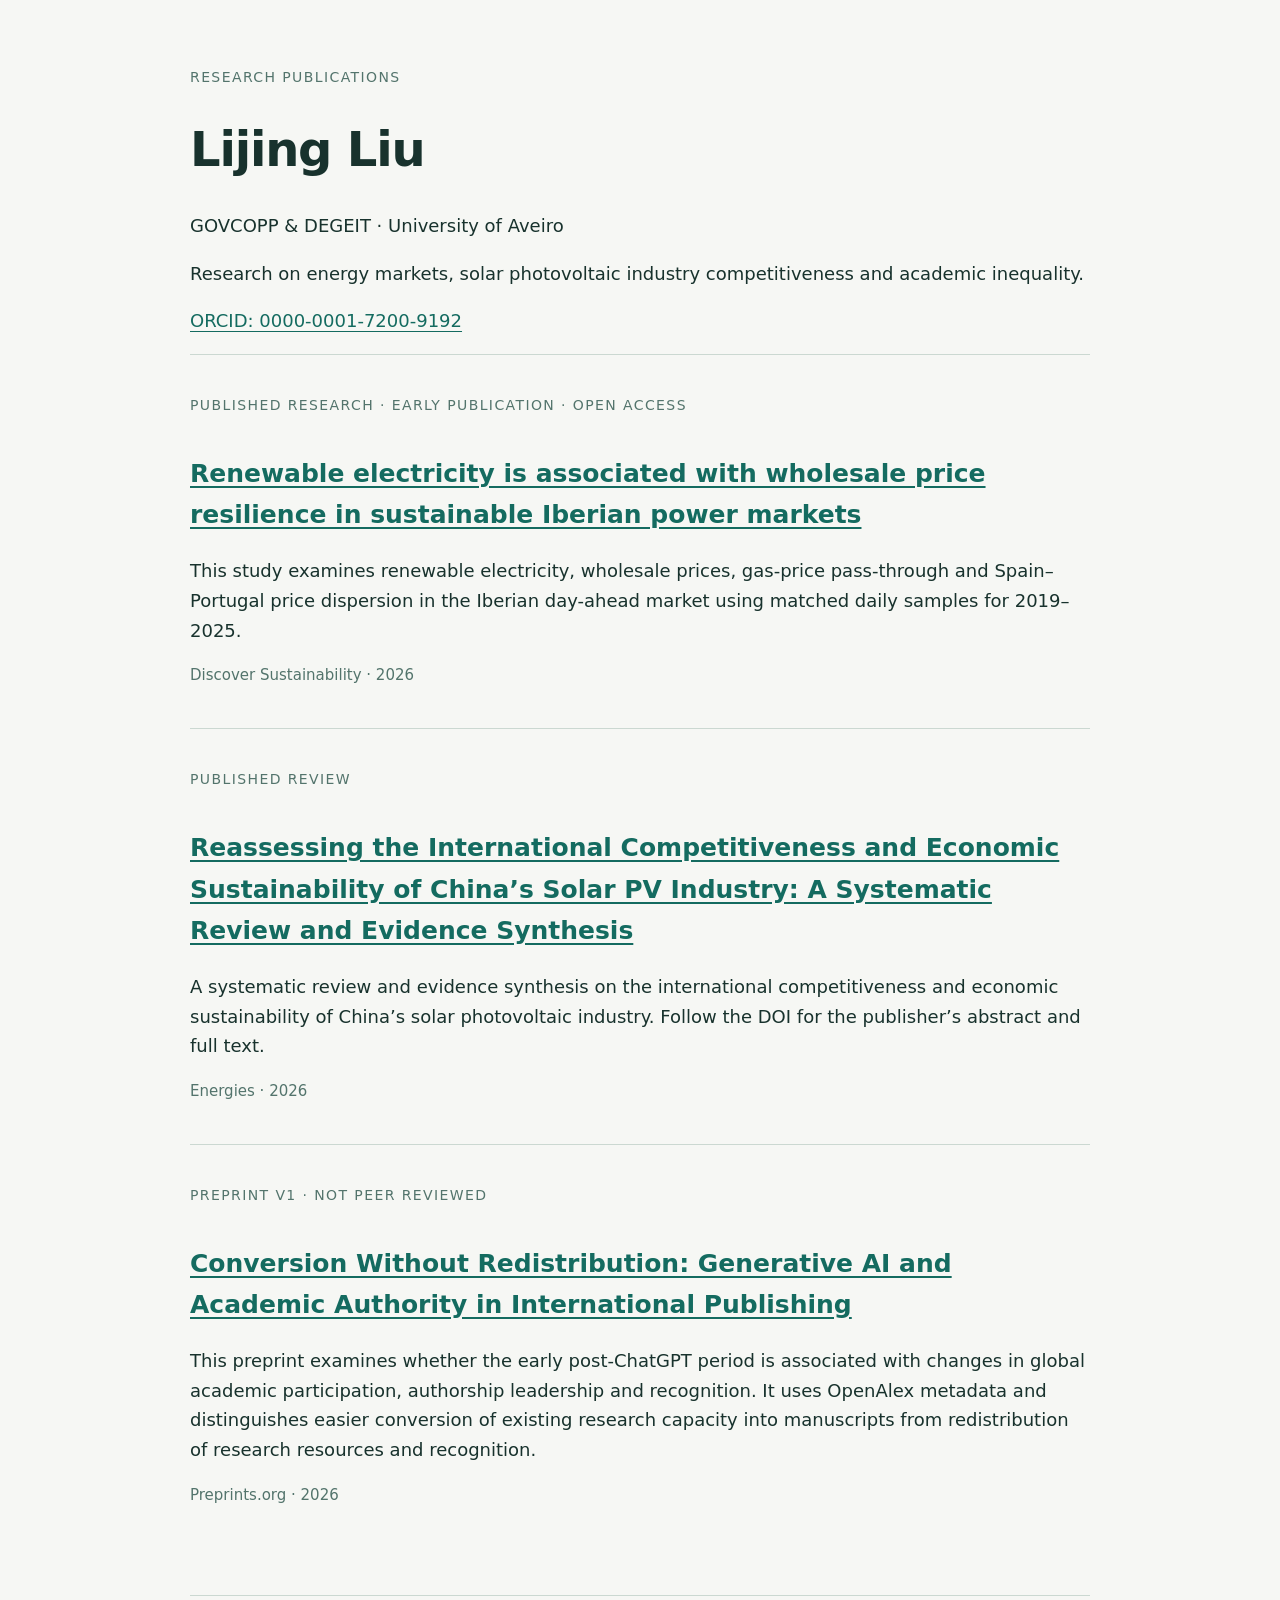
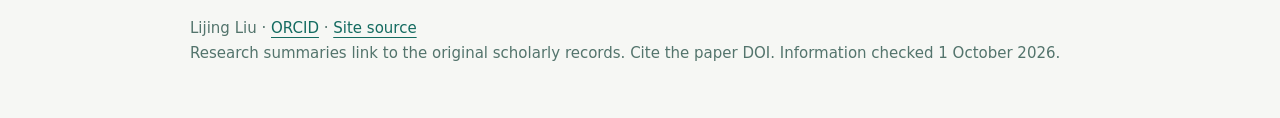
<file: index.html>
<!doctype html>
<html lang="en"><head><meta charset="utf-8"><meta name="google-site-verification" content="chkmeLCVuFcnHYpz33h94tfVjrupTZBLaRz0lYkFe44"><meta name="viewport" content="width=device-width,initial-scale=1"><title>Lijing Liu | Research publications</title><meta name="robots" content="index,follow"><link rel="canonical" href="https://liulijing1.github.io/"><link rel="stylesheet" href="/style.css"><meta name="description" content="Selected first-author research publications by Lijing Liu, University of Aveiro, with original paper links and citations."></head><body><main><p class="eyebrow">Research publications</p><h1>Lijing Liu</h1><p>GOVCOPP &amp; DEGEIT · University of Aveiro</p><p>Research on energy markets, solar photovoltaic industry competitiveness and academic inequality.</p><p><a href="https://orcid.org/0000-0001-7200-9192">ORCID: 0000-0001-7200-9192</a></p><article class="card"><p class="eyebrow">Published research · Early publication · Open access</p><h2><a href="/papers/iberian-electricity/">Renewable electricity is associated with wholesale price resilience in sustainable Iberian power markets</a></h2><p>This study examines renewable electricity, wholesale prices, gas-price pass-through and Spain–Portugal price dispersion in the Iberian day-ahead market using matched daily samples for 2019–2025.</p><p class="meta">Discover Sustainability · 2026</p></article><article class="card"><p class="eyebrow">Published review</p><h2><a href="/papers/china-solar-pv/">Reassessing the International Competitiveness and Economic Sustainability of China’s Solar PV Industry: A Systematic Review and Evidence Synthesis</a></h2><p>A systematic review and evidence synthesis on the international competitiveness and economic sustainability of China’s solar photovoltaic industry. Follow the DOI for the publisher’s abstract and full text.</p><p class="meta">Energies · 2026</p></article><article class="card"><p class="eyebrow">Preprint v1 · Not peer reviewed</p><h2><a href="/papers/generative-ai-academic-authority/">Conversion Without Redistribution: Generative AI and Academic Authority in International Publishing</a></h2><p>This preprint examines whether the early post-ChatGPT period is associated with changes in global academic participation, authorship leadership and recognition. It uses OpenAlex metadata and distinguishes easier conversion of existing research capacity into manuscripts from redistribution of research resources and recognition.</p><p class="meta">Preprints.org · 2026</p></article><footer>Lijing Liu · <a href="https://orcid.org/0000-0001-7200-9192">ORCID</a> · <a href="https://github.com/liulijing1/liulijing1.github.io">Site source</a><br>Research summaries link to the original scholarly records. Cite the paper DOI. Information checked 1 October 2026.</footer></main></body></html>
</file>
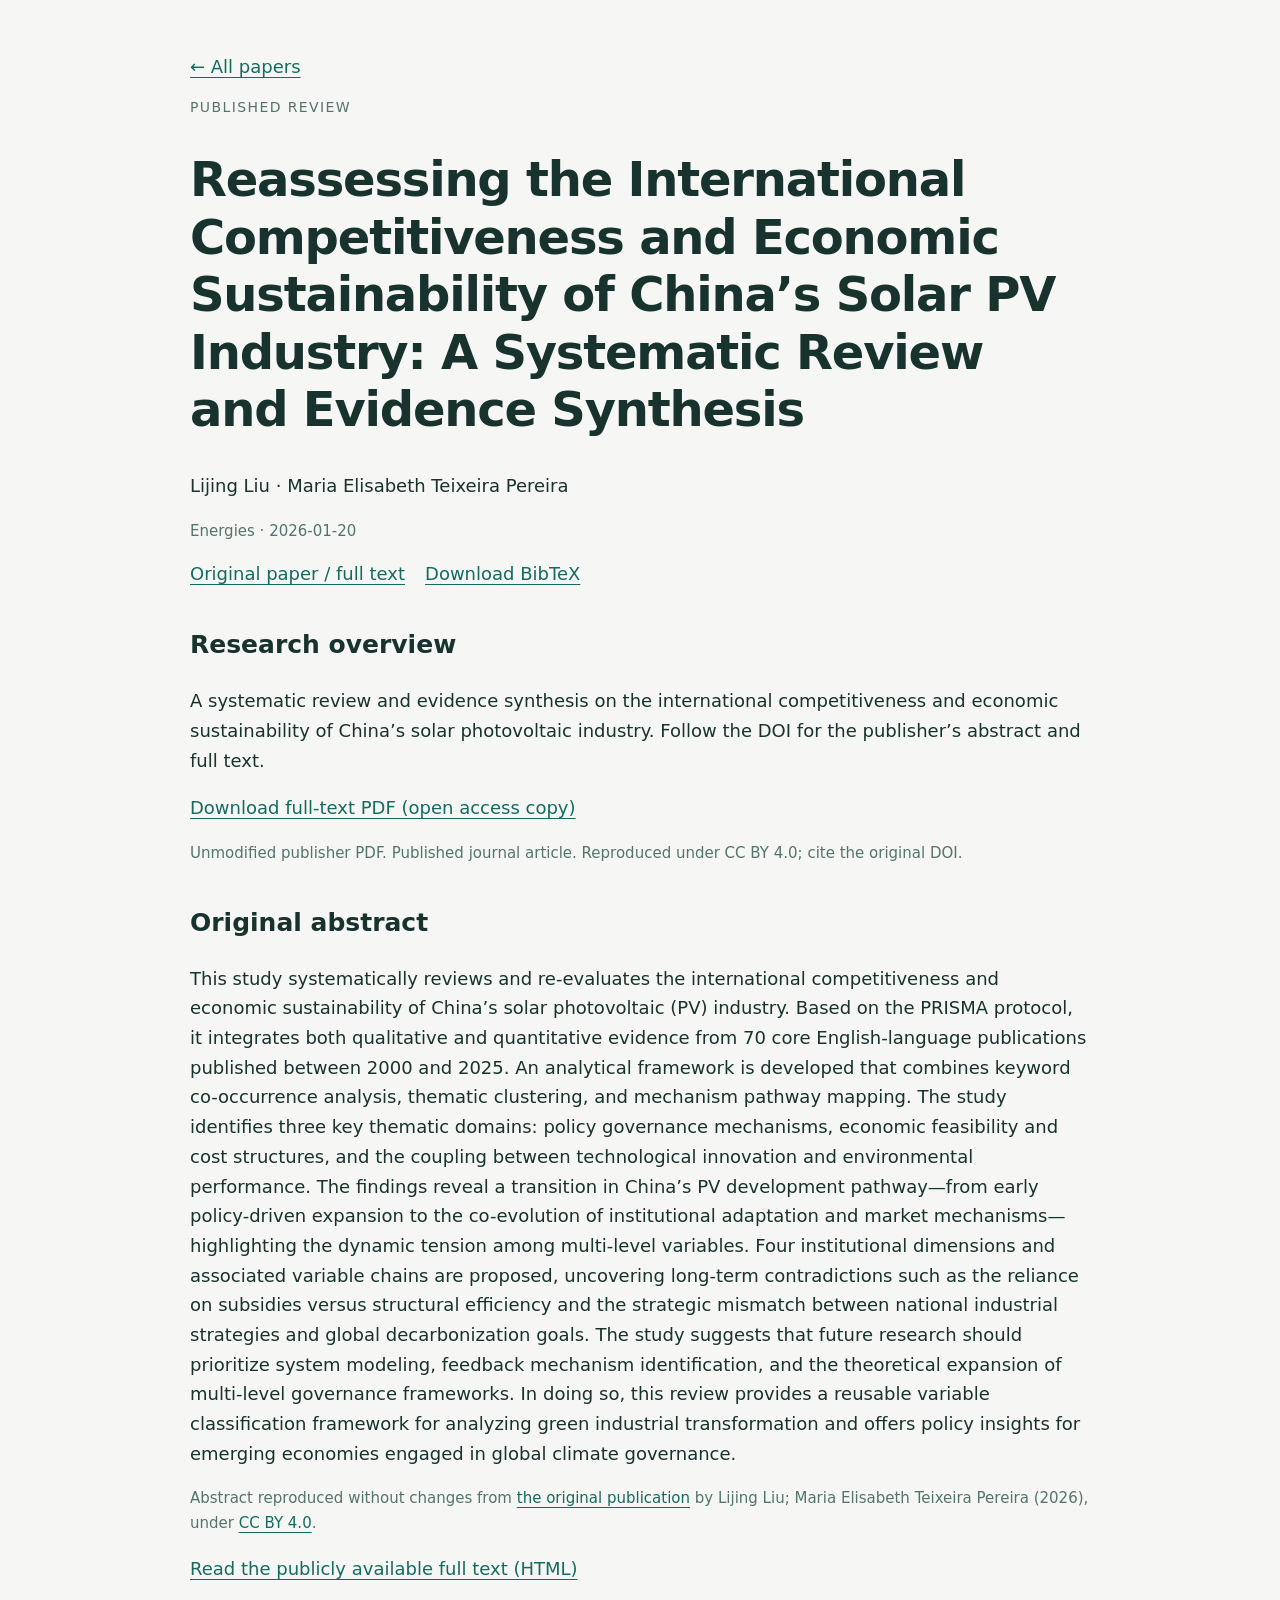
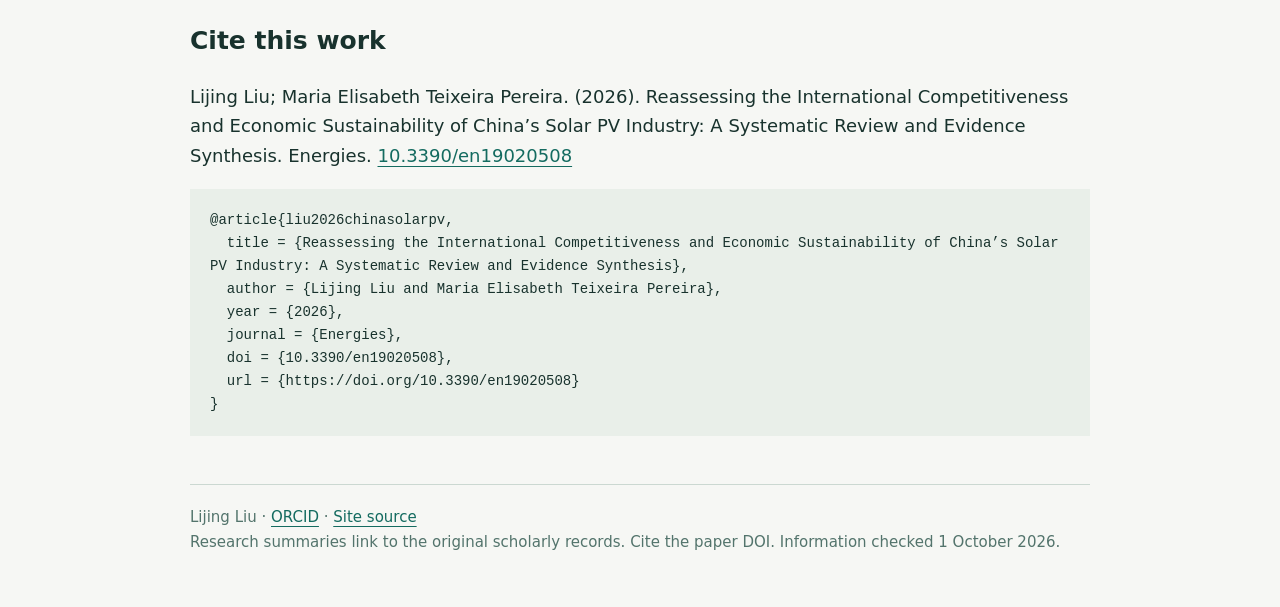
<file: papers/china-solar-pv/index.html>
<!doctype html>
<html lang="en"><head><meta charset="utf-8"><meta name="google-site-verification" content="chkmeLCVuFcnHYpz33h94tfVjrupTZBLaRz0lYkFe44"><meta name="viewport" content="width=device-width,initial-scale=1"><title>Reassessing the International Competitiveness and Economic Sustainability of China’s Solar PV Industry: A Systematic Review and Evidence Synthesis</title><meta name="robots" content="index,follow"><link rel="canonical" href="https://liulijing1.github.io/papers/china-solar-pv/"><link rel="stylesheet" href="/style.css"><meta name="description" content="A systematic review and evidence synthesis on the international competitiveness and economic sustainability of China’s solar photovoltaic industry. Follow the DOI for the publisher’s abstract and full text."><meta name="citation_title" content="Reassessing the International Competitiveness and Economic Sustainability of China’s Solar PV Industry: A Systematic Review and Evidence Synthesis"><meta name="citation_author" content="Lijing Liu"><meta name="citation_author" content="Maria Elisabeth Teixeira Pereira"><meta name="citation_publication_date" content="2026-01-20"><meta name="citation_doi" content="10.3390/en19020508"><meta name="citation_journal_title" content="Energies"><meta name="keywords" content="Solar PV, China, international competitiveness, economic sustainability, systematic review"><script type="application/ld+json">{"@context": "https://schema.org", "@type": "ScholarlyArticle", "headline": "Reassessing the International Competitiveness and Economic Sustainability of China’s Solar PV Industry: A Systematic Review and Evidence Synthesis", "author": [{"@type": "Person", "name": "Lijing Liu", "sameAs": "https://orcid.org/0000-0001-7200-9192"}, {"@type": "Person", "name": "Maria Elisabeth Teixeira Pereira"}], "identifier": "10.3390/en19020508", "sameAs": "https://doi.org/10.3390/en19020508", "url": "https://liulijing1.github.io/papers/china-solar-pv/", "description": "A systematic review and evidence synthesis on the international competitiveness and economic sustainability of China’s solar photovoltaic industry. Follow the DOI for the publisher’s abstract and full text.", "isPartOf": {"@type": "Periodical", "name": "Energies"}, "datePublished": "2026-01-20", "abstract": "This study systematically reviews and re-evaluates the international competitiveness and economic sustainability of China’s solar photovoltaic (PV) industry. Based on the PRISMA protocol, it integrates both qualitative and quantitative evidence from 70 core English-language publications published between 2000 and 2025. An analytical framework is developed that combines keyword co-occurrence analysis, thematic clustering, and mechanism pathway mapping. The study identifies three key thematic domains: policy governance mechanisms, economic feasibility and cost structures, and the coupling between technological innovation and environmental performance. The findings reveal a transition in China’s PV development pathway—from early policy-driven expansion to the co-evolution of institutional adaptation and market mechanisms—highlighting the dynamic tension among multi-level variables. Four institutional dimensions and associated variable chains are proposed, uncovering long-term contradictions such as the reliance on subsidies versus structural efficiency and the strategic mismatch between national industrial strategies and global decarbonization goals. The study suggests that future research should prioritize system modeling, feedback mechanism identification, and the theoretical expansion of multi-level governance frameworks. In doing so, this review provides a reusable variable classification framework for analyzing green industrial transformation and offers policy insights for emerging economies engaged in global climate governance.", "license": "https://creativecommons.org/licenses/by/4.0/"}</script><meta name="citation_pdf_url" content="https://liulijing1.github.io/papers/china-solar-pv/paper.pdf"></head><body><main><nav><a href="/">← All papers</a></nav><p class="eyebrow">Published review</p><h1>Reassessing the International Competitiveness and Economic Sustainability of China’s Solar PV Industry: A Systematic Review and Evidence Synthesis</h1><p>Lijing Liu · Maria Elisabeth Teixeira Pereira</p><p class="meta">Energies · 2026-01-20</p><div class="links"><a href="https://doi.org/10.3390/en19020508">Original paper / full text</a><a href="citation.bib">Download BibTeX</a></div><h2>Research overview</h2><p>A systematic review and evidence synthesis on the international competitiveness and economic sustainability of China’s solar photovoltaic industry. Follow the DOI for the publisher’s abstract and full text.</p><p><a href="paper.pdf">Download full-text PDF (open access copy)</a></p><p class="meta">Unmodified publisher PDF. Published journal article. Reproduced under CC BY 4.0; cite the original DOI.</p><h2>Original abstract</h2><p>This study systematically reviews and re-evaluates the international competitiveness and economic sustainability of China’s solar photovoltaic (PV) industry. Based on the PRISMA protocol, it integrates both qualitative and quantitative evidence from 70 core English-language publications published between 2000 and 2025. An analytical framework is developed that combines keyword co-occurrence analysis, thematic clustering, and mechanism pathway mapping. The study identifies three key thematic domains: policy governance mechanisms, economic feasibility and cost structures, and the coupling between technological innovation and environmental performance. The findings reveal a transition in China’s PV development pathway—from early policy-driven expansion to the co-evolution of institutional adaptation and market mechanisms—highlighting the dynamic tension among multi-level variables. Four institutional dimensions and associated variable chains are proposed, uncovering long-term contradictions such as the reliance on subsidies versus structural efficiency and the strategic mismatch between national industrial strategies and global decarbonization goals. The study suggests that future research should prioritize system modeling, feedback mechanism identification, and the theoretical expansion of multi-level governance frameworks. In doing so, this review provides a reusable variable classification framework for analyzing green industrial transformation and offers policy insights for emerging economies engaged in global climate governance.</p><p class="meta">Abstract reproduced without changes from <a href="https://doi.org/10.3390/en19020508">the original publication</a> by Lijing Liu; Maria Elisabeth Teixeira Pereira (2026), under <a href="https://creativecommons.org/licenses/by/4.0/">CC BY 4.0</a>.</p><p><a href="https://www.mdpi.com/1996-1073/19/2/508">Read the publicly available full text (HTML)</a></p><h2>Cite this work</h2><p>Lijing Liu; Maria Elisabeth Teixeira Pereira. (2026). Reassessing the International Competitiveness and Economic Sustainability of China’s Solar PV Industry: A Systematic Review and Evidence Synthesis. Energies. <a href="https://doi.org/10.3390/en19020508">10.3390/en19020508</a></p><pre>@article{liu2026chinasolarpv,
  title = {Reassessing the International Competitiveness and Economic Sustainability of China’s Solar PV Industry: A Systematic Review and Evidence Synthesis},
  author = {Lijing Liu and Maria Elisabeth Teixeira Pereira},
  year = {2026},
  journal = {Energies},
  doi = {10.3390/en19020508},
  url = {https://doi.org/10.3390/en19020508}
}
</pre><footer>Lijing Liu · <a href="https://orcid.org/0000-0001-7200-9192">ORCID</a> · <a href="https://github.com/liulijing1/liulijing1.github.io">Site source</a><br>Research summaries link to the original scholarly records. Cite the paper DOI. Information checked 1 October 2026.</footer></main></body></html>
</file>
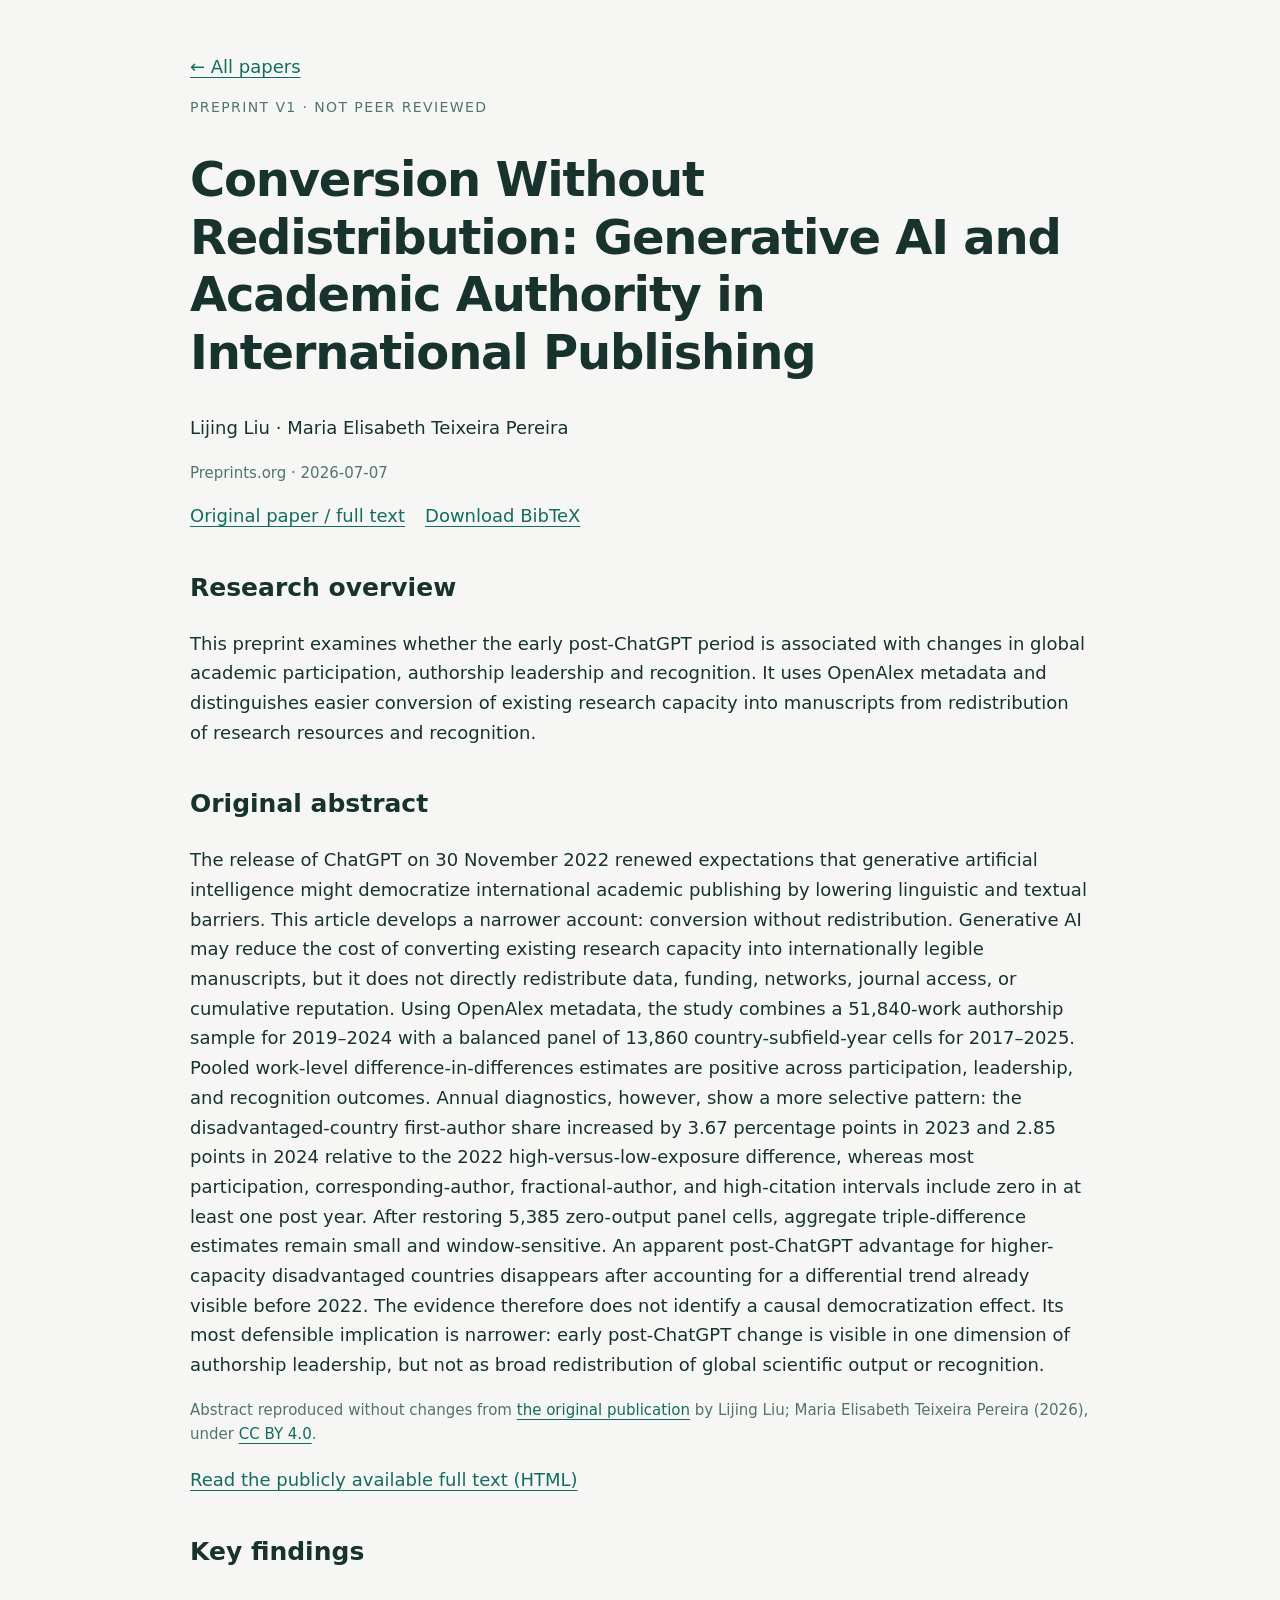
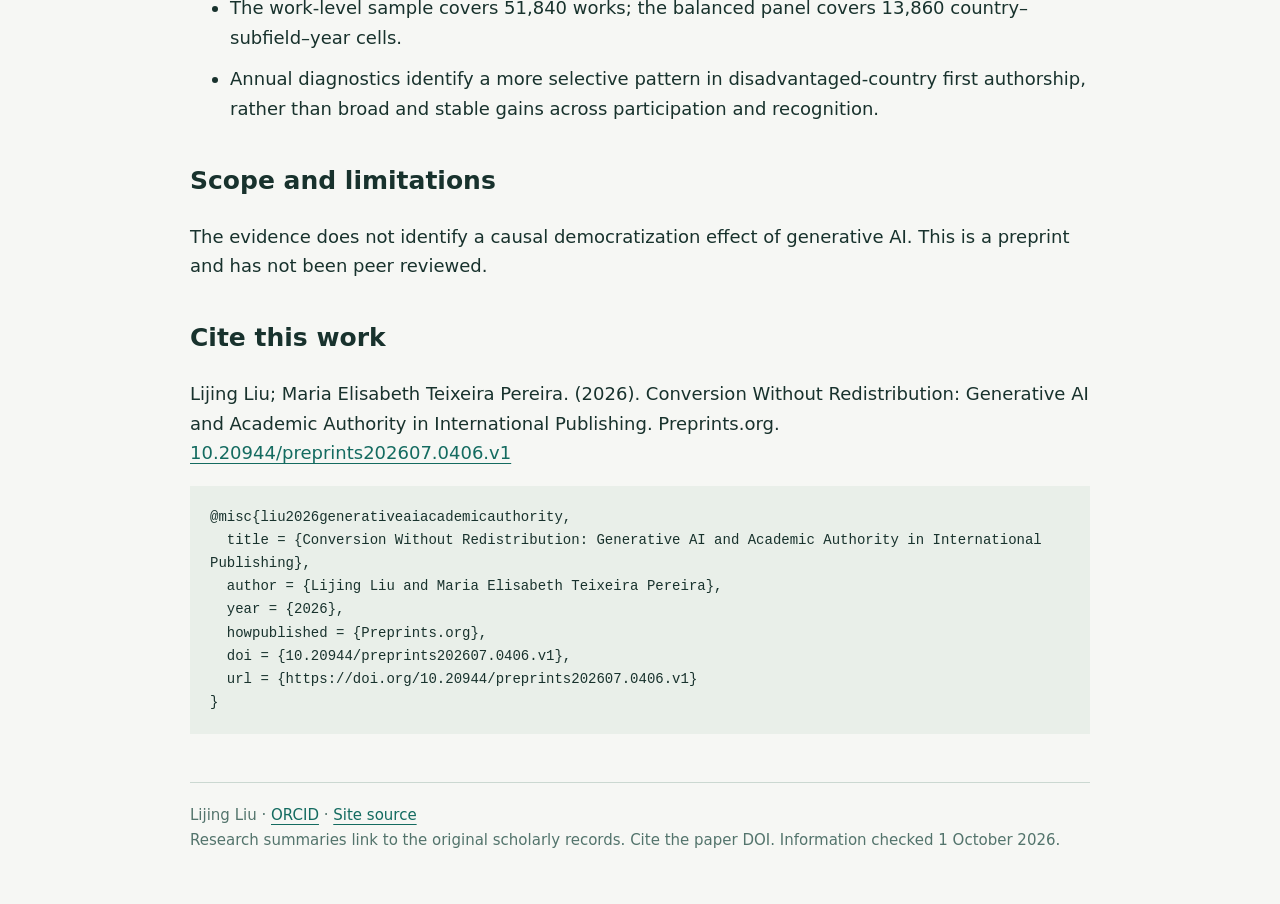
<file: papers/generative-ai-academic-authority/index.html>
<!doctype html>
<html lang="en"><head><meta charset="utf-8"><meta name="google-site-verification" content="chkmeLCVuFcnHYpz33h94tfVjrupTZBLaRz0lYkFe44"><meta name="viewport" content="width=device-width,initial-scale=1"><title>Conversion Without Redistribution: Generative AI and Academic Authority in International Publishing</title><meta name="robots" content="index,follow"><link rel="canonical" href="https://liulijing1.github.io/papers/generative-ai-academic-authority/"><link rel="stylesheet" href="/style.css"><meta name="description" content="This preprint examines whether the early post-ChatGPT period is associated with changes in global academic participation, authorship leadership and recognition. It uses OpenAlex metadata and distinguishes easier conversion of existing research capacity into manuscripts from redistribution of research resources and recognition."><meta name="citation_title" content="Conversion Without Redistribution: Generative AI and Academic Authority in International Publishing"><meta name="citation_author" content="Lijing Liu"><meta name="citation_author" content="Maria Elisabeth Teixeira Pereira"><meta name="citation_publication_date" content="2026-07-07"><meta name="citation_doi" content="10.20944/preprints202607.0406.v1"><meta name="citation_journal_title" content="Preprints.org"><meta name="keywords" content="Generative AI, academic inequality, international publishing, authorship, OpenAlex"><script type="application/ld+json">{"@context": "https://schema.org", "@type": "ScholarlyArticle", "headline": "Conversion Without Redistribution: Generative AI and Academic Authority in International Publishing", "author": [{"@type": "Person", "name": "Lijing Liu", "sameAs": "https://orcid.org/0000-0001-7200-9192"}, {"@type": "Person", "name": "Maria Elisabeth Teixeira Pereira"}], "identifier": "10.20944/preprints202607.0406.v1", "sameAs": "https://doi.org/10.20944/preprints202607.0406.v1", "url": "https://liulijing1.github.io/papers/generative-ai-academic-authority/", "description": "This preprint examines whether the early post-ChatGPT period is associated with changes in global academic participation, authorship leadership and recognition. It uses OpenAlex metadata and distinguishes easier conversion of existing research capacity into manuscripts from redistribution of research resources and recognition.", "isPartOf": {"@type": "Periodical", "name": "Preprints.org"}, "datePublished": "2026-07-07", "abstract": "The release of ChatGPT on 30 November 2022 renewed expectations that generative artificial intelligence might democratize international academic publishing by lowering linguistic and textual barriers. This article develops a narrower account: conversion without redistribution. Generative AI may reduce the cost of converting existing research capacity into internationally legible manuscripts, but it does not directly redistribute data, funding, networks, journal access, or cumulative reputation. Using OpenAlex metadata, the study combines a 51,840-work authorship sample for 2019–2024 with a balanced panel of 13,860 country-subfield-year cells for 2017–2025. Pooled work-level difference-in-differences estimates are positive across participation, leadership, and recognition outcomes. Annual diagnostics, however, show a more selective pattern: the disadvantaged-country first-author share increased by 3.67 percentage points in 2023 and 2.85 points in 2024 relative to the 2022 high-versus-low-exposure difference, whereas most participation, corresponding-author, fractional-author, and high-citation intervals include zero in at least one post year. After restoring 5,385 zero-output panel cells, aggregate triple-difference estimates remain small and window-sensitive. An apparent post-ChatGPT advantage for higher-capacity disadvantaged countries disappears after accounting for a differential trend already visible before 2022. The evidence therefore does not identify a causal democratization effect. Its most defensible implication is narrower: early post-ChatGPT change is visible in one dimension of authorship leadership, but not as broad redistribution of global scientific output or recognition.", "license": "https://creativecommons.org/licenses/by/4.0/"}</script></head><body><main><nav><a href="/">← All papers</a></nav><p class="eyebrow">Preprint v1 · Not peer reviewed</p><h1>Conversion Without Redistribution: Generative AI and Academic Authority in International Publishing</h1><p>Lijing Liu · Maria Elisabeth Teixeira Pereira</p><p class="meta">Preprints.org · 2026-07-07</p><div class="links"><a href="https://doi.org/10.20944/preprints202607.0406.v1">Original paper / full text</a><a href="citation.bib">Download BibTeX</a></div><h2>Research overview</h2><p>This preprint examines whether the early post-ChatGPT period is associated with changes in global academic participation, authorship leadership and recognition. It uses OpenAlex metadata and distinguishes easier conversion of existing research capacity into manuscripts from redistribution of research resources and recognition.</p><h2>Original abstract</h2><p>The release of ChatGPT on 30 November 2022 renewed expectations that generative artificial intelligence might democratize international academic publishing by lowering linguistic and textual barriers. This article develops a narrower account: conversion without redistribution. Generative AI may reduce the cost of converting existing research capacity into internationally legible manuscripts, but it does not directly redistribute data, funding, networks, journal access, or cumulative reputation. Using OpenAlex metadata, the study combines a 51,840-work authorship sample for 2019–2024 with a balanced panel of 13,860 country-subfield-year cells for 2017–2025. Pooled work-level difference-in-differences estimates are positive across participation, leadership, and recognition outcomes. Annual diagnostics, however, show a more selective pattern: the disadvantaged-country first-author share increased by 3.67 percentage points in 2023 and 2.85 points in 2024 relative to the 2022 high-versus-low-exposure difference, whereas most participation, corresponding-author, fractional-author, and high-citation intervals include zero in at least one post year. After restoring 5,385 zero-output panel cells, aggregate triple-difference estimates remain small and window-sensitive. An apparent post-ChatGPT advantage for higher-capacity disadvantaged countries disappears after accounting for a differential trend already visible before 2022. The evidence therefore does not identify a causal democratization effect. Its most defensible implication is narrower: early post-ChatGPT change is visible in one dimension of authorship leadership, but not as broad redistribution of global scientific output or recognition.</p><p class="meta">Abstract reproduced without changes from <a href="https://doi.org/10.20944/preprints202607.0406.v1">the original publication</a> by Lijing Liu; Maria Elisabeth Teixeira Pereira (2026), under <a href="https://creativecommons.org/licenses/by/4.0/">CC BY 4.0</a>.</p><p><a href="https://www.preprints.org/manuscript/202607.0406/v1">Read the publicly available full text (HTML)</a></p><h2>Key findings</h2><ul><li>The work-level sample covers 51,840 works; the balanced panel covers 13,860 country–subfield–year cells.</li><li>Annual diagnostics identify a more selective pattern in disadvantaged-country first authorship, rather than broad and stable gains across participation and recognition.</li></ul><h2>Scope and limitations</h2><p>The evidence does not identify a causal democratization effect of generative AI. This is a preprint and has not been peer reviewed.</p><h2>Cite this work</h2><p>Lijing Liu; Maria Elisabeth Teixeira Pereira. (2026). Conversion Without Redistribution: Generative AI and Academic Authority in International Publishing. Preprints.org. <a href="https://doi.org/10.20944/preprints202607.0406.v1">10.20944/preprints202607.0406.v1</a></p><pre>@misc{liu2026generativeaiacademicauthority,
  title = {Conversion Without Redistribution: Generative AI and Academic Authority in International Publishing},
  author = {Lijing Liu and Maria Elisabeth Teixeira Pereira},
  year = {2026},
  howpublished = {Preprints.org},
  doi = {10.20944/preprints202607.0406.v1},
  url = {https://doi.org/10.20944/preprints202607.0406.v1}
}
</pre><footer>Lijing Liu · <a href="https://orcid.org/0000-0001-7200-9192">ORCID</a> · <a href="https://github.com/liulijing1/liulijing1.github.io">Site source</a><br>Research summaries link to the original scholarly records. Cite the paper DOI. Information checked 1 October 2026.</footer></main></body></html>
</file>
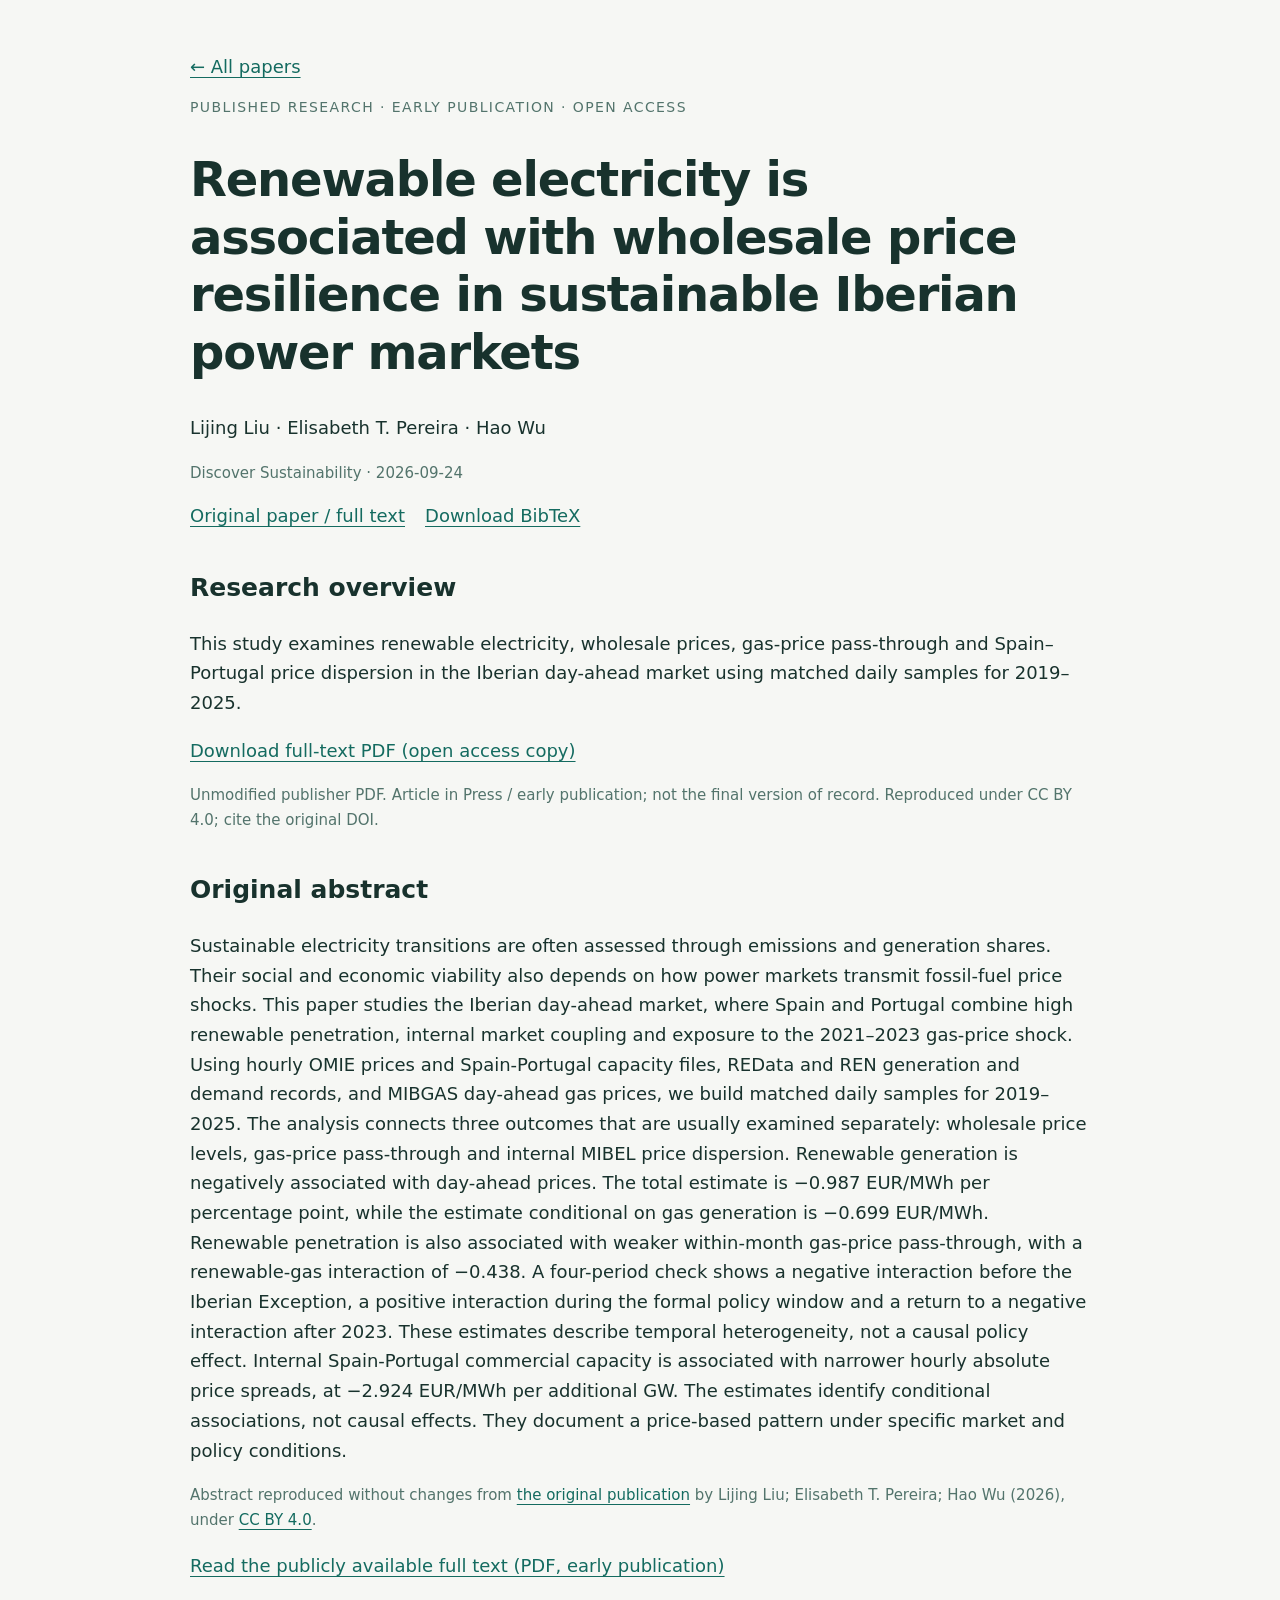
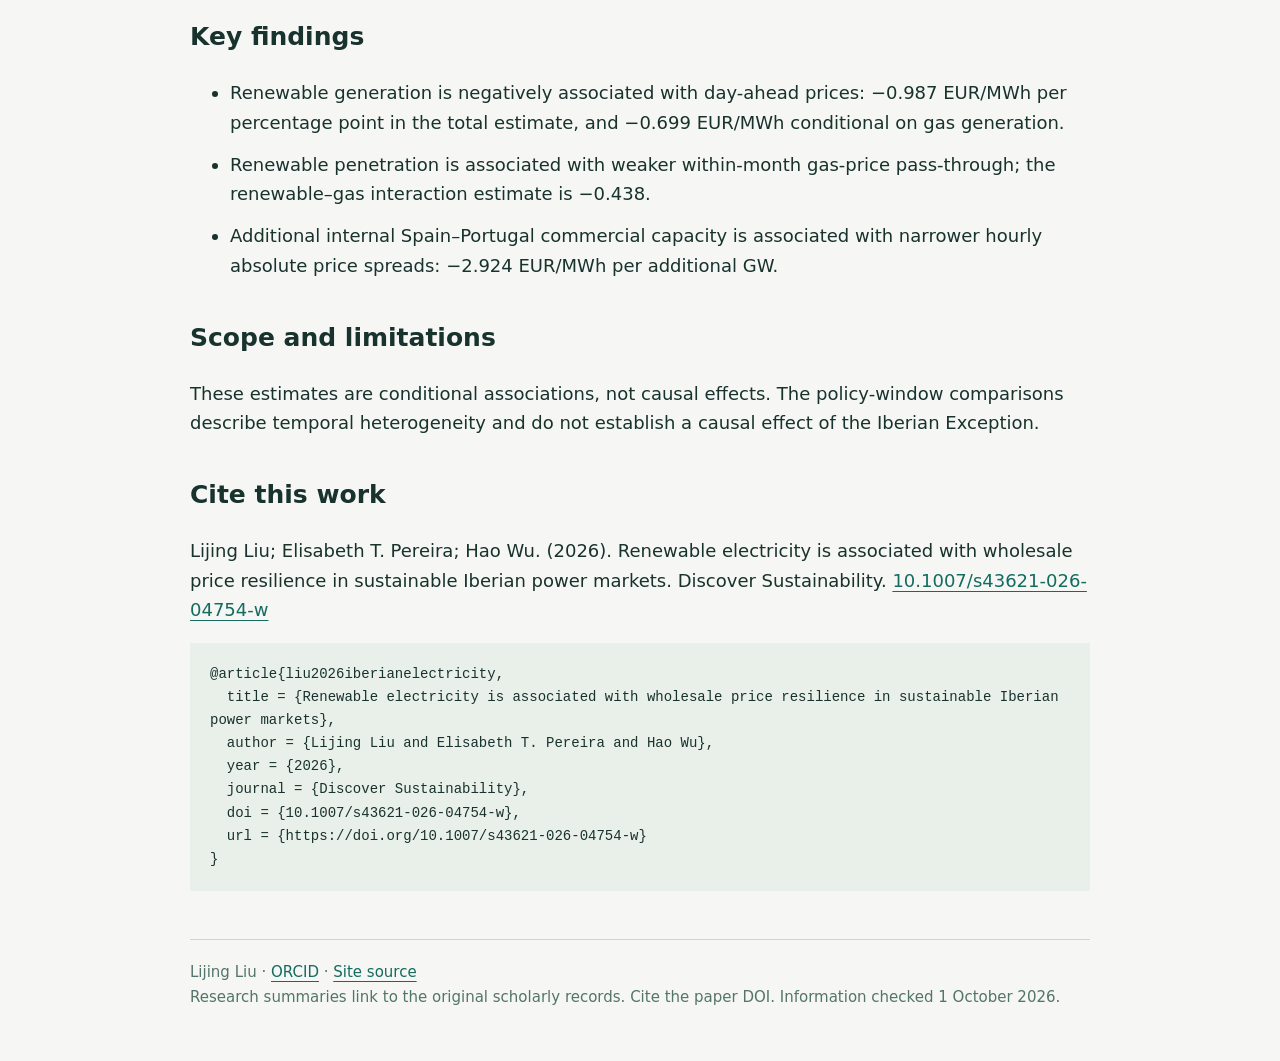
<file: papers/iberian-electricity/index.html>
<!doctype html>
<html lang="en"><head><meta charset="utf-8"><meta name="google-site-verification" content="chkmeLCVuFcnHYpz33h94tfVjrupTZBLaRz0lYkFe44"><meta name="viewport" content="width=device-width,initial-scale=1"><title>Renewable electricity is associated with wholesale price resilience in sustainable Iberian power markets</title><meta name="robots" content="index,follow"><link rel="canonical" href="https://liulijing1.github.io/papers/iberian-electricity/"><link rel="stylesheet" href="/style.css"><meta name="description" content="This study examines renewable electricity, wholesale prices, gas-price pass-through and Spain–Portugal price dispersion in the Iberian day-ahead market using matched daily samples for 2019–2025."><meta name="citation_title" content="Renewable electricity is associated with wholesale price resilience in sustainable Iberian power markets"><meta name="citation_author" content="Lijing Liu"><meta name="citation_author" content="Elisabeth T. Pereira"><meta name="citation_author" content="Hao Wu"><meta name="citation_publication_date" content="2026-09-24"><meta name="citation_doi" content="10.1007/s43621-026-04754-w"><meta name="citation_journal_title" content="Discover Sustainability"><meta name="keywords" content="Renewable electricity, price resilience, gas-price pass-through, MIBEL, market coupling"><script type="application/ld+json">{"@context": "https://schema.org", "@type": "ScholarlyArticle", "headline": "Renewable electricity is associated with wholesale price resilience in sustainable Iberian power markets", "author": [{"@type": "Person", "name": "Lijing Liu", "sameAs": "https://orcid.org/0000-0001-7200-9192"}, {"@type": "Person", "name": "Elisabeth T. Pereira"}, {"@type": "Person", "name": "Hao Wu"}], "identifier": "10.1007/s43621-026-04754-w", "sameAs": "https://doi.org/10.1007/s43621-026-04754-w", "url": "https://liulijing1.github.io/papers/iberian-electricity/", "description": "This study examines renewable electricity, wholesale prices, gas-price pass-through and Spain–Portugal price dispersion in the Iberian day-ahead market using matched daily samples for 2019–2025.", "isPartOf": {"@type": "Periodical", "name": "Discover Sustainability"}, "datePublished": "2026-09-24", "abstract": "Sustainable electricity transitions are often assessed through emissions and generation shares. Their social and economic viability also depends on how power markets transmit fossil-fuel price shocks. This paper studies the Iberian day-ahead market, where Spain and Portugal combine high renewable penetration, internal market coupling and exposure to the 2021–2023 gas-price shock. Using hourly OMIE prices and Spain-Portugal capacity files, REData and REN generation and demand records, and MIBGAS day-ahead gas prices, we build matched daily samples for 2019–2025. The analysis connects three outcomes that are usually examined separately: wholesale price levels, gas-price pass-through and internal MIBEL price dispersion. Renewable generation is negatively associated with day-ahead prices. The total estimate is −0.987 EUR/MWh per percentage point, while the estimate conditional on gas generation is −0.699 EUR/MWh. Renewable penetration is also associated with weaker within-month gas-price pass-through, with a renewable-gas interaction of −0.438. A four-period check shows a negative interaction before the Iberian Exception, a positive interaction during the formal policy window and a return to a negative interaction after 2023. These estimates describe temporal heterogeneity, not a causal policy effect. Internal Spain-Portugal commercial capacity is associated with narrower hourly absolute price spreads, at −2.924 EUR/MWh per additional GW. The estimates identify conditional associations, not causal effects. They document a price-based pattern under specific market and policy conditions.", "license": "https://creativecommons.org/licenses/by/4.0/"}</script><meta name="citation_pdf_url" content="https://liulijing1.github.io/papers/iberian-electricity/paper.pdf"></head><body><main><nav><a href="/">← All papers</a></nav><p class="eyebrow">Published research · Early publication · Open access</p><h1>Renewable electricity is associated with wholesale price resilience in sustainable Iberian power markets</h1><p>Lijing Liu · Elisabeth T. Pereira · Hao Wu</p><p class="meta">Discover Sustainability · 2026-09-24</p><div class="links"><a href="https://doi.org/10.1007/s43621-026-04754-w">Original paper / full text</a><a href="citation.bib">Download BibTeX</a></div><h2>Research overview</h2><p>This study examines renewable electricity, wholesale prices, gas-price pass-through and Spain–Portugal price dispersion in the Iberian day-ahead market using matched daily samples for 2019–2025.</p><p><a href="paper.pdf">Download full-text PDF (open access copy)</a></p><p class="meta">Unmodified publisher PDF. Article in Press / early publication; not the final version of record. Reproduced under CC BY 4.0; cite the original DOI.</p><h2>Original abstract</h2><p>Sustainable electricity transitions are often assessed through emissions and generation shares. Their social and economic viability also depends on how power markets transmit fossil-fuel price shocks. This paper studies the Iberian day-ahead market, where Spain and Portugal combine high renewable penetration, internal market coupling and exposure to the 2021–2023 gas-price shock. Using hourly OMIE prices and Spain-Portugal capacity files, REData and REN generation and demand records, and MIBGAS day-ahead gas prices, we build matched daily samples for 2019–2025. The analysis connects three outcomes that are usually examined separately: wholesale price levels, gas-price pass-through and internal MIBEL price dispersion. Renewable generation is negatively associated with day-ahead prices. The total estimate is −0.987 EUR/MWh per percentage point, while the estimate conditional on gas generation is −0.699 EUR/MWh. Renewable penetration is also associated with weaker within-month gas-price pass-through, with a renewable-gas interaction of −0.438. A four-period check shows a negative interaction before the Iberian Exception, a positive interaction during the formal policy window and a return to a negative interaction after 2023. These estimates describe temporal heterogeneity, not a causal policy effect. Internal Spain-Portugal commercial capacity is associated with narrower hourly absolute price spreads, at −2.924 EUR/MWh per additional GW. The estimates identify conditional associations, not causal effects. They document a price-based pattern under specific market and policy conditions.</p><p class="meta">Abstract reproduced without changes from <a href="https://doi.org/10.1007/s43621-026-04754-w">the original publication</a> by Lijing Liu; Elisabeth T. Pereira; Hao Wu (2026), under <a href="https://creativecommons.org/licenses/by/4.0/">CC BY 4.0</a>.</p><p><a href="https://link.springer.com/content/pdf/10.1007/s43621-026-04754-w_reference.pdf">Read the publicly available full text (PDF, early publication)</a></p><h2>Key findings</h2><ul><li>Renewable generation is negatively associated with day-ahead prices: −0.987 EUR/MWh per percentage point in the total estimate, and −0.699 EUR/MWh conditional on gas generation.</li><li>Renewable penetration is associated with weaker within-month gas-price pass-through; the renewable–gas interaction estimate is −0.438.</li><li>Additional internal Spain–Portugal commercial capacity is associated with narrower hourly absolute price spreads: −2.924 EUR/MWh per additional GW.</li></ul><h2>Scope and limitations</h2><p>These estimates are conditional associations, not causal effects. The policy-window comparisons describe temporal heterogeneity and do not establish a causal effect of the Iberian Exception.</p><h2>Cite this work</h2><p>Lijing Liu; Elisabeth T. Pereira; Hao Wu. (2026). Renewable electricity is associated with wholesale price resilience in sustainable Iberian power markets. Discover Sustainability. <a href="https://doi.org/10.1007/s43621-026-04754-w">10.1007/s43621-026-04754-w</a></p><pre>@article{liu2026iberianelectricity,
  title = {Renewable electricity is associated with wholesale price resilience in sustainable Iberian power markets},
  author = {Lijing Liu and Elisabeth T. Pereira and Hao Wu},
  year = {2026},
  journal = {Discover Sustainability},
  doi = {10.1007/s43621-026-04754-w},
  url = {https://doi.org/10.1007/s43621-026-04754-w}
}
</pre><footer>Lijing Liu · <a href="https://orcid.org/0000-0001-7200-9192">ORCID</a> · <a href="https://github.com/liulijing1/liulijing1.github.io">Site source</a><br>Research summaries link to the original scholarly records. Cite the paper DOI. Information checked 1 October 2026.</footer></main></body></html>
</file>
<file: style.css>
body{margin:0;background:#f6f7f4;color:#18322d;font:18px/1.65 system-ui,sans-serif}main{max-width:900px;margin:auto;padding:52px 24px}a{color:#146b60;text-underline-offset:4px}h1{font-size:clamp(30px,5vw,48px);line-height:1.2;letter-spacing:-.025em}h2{font-size:25px;margin-top:36px}.eyebrow{font-size:14px;text-transform:uppercase;letter-spacing:.1em;color:#53746c}.card{padding:25px 0;border-top:1px solid #cbd8d1}.meta,footer{font-size:15px;color:#53746c}.links{display:flex;flex-wrap:wrap;gap:20px}pre{white-space:pre-wrap;overflow-wrap:anywhere;background:#e9efe9;padding:20px;font-size:14px}li{margin:12px 0}footer{margin-top:48px;border-top:1px solid #cbd8d1;padding-top:20px}
</file>
